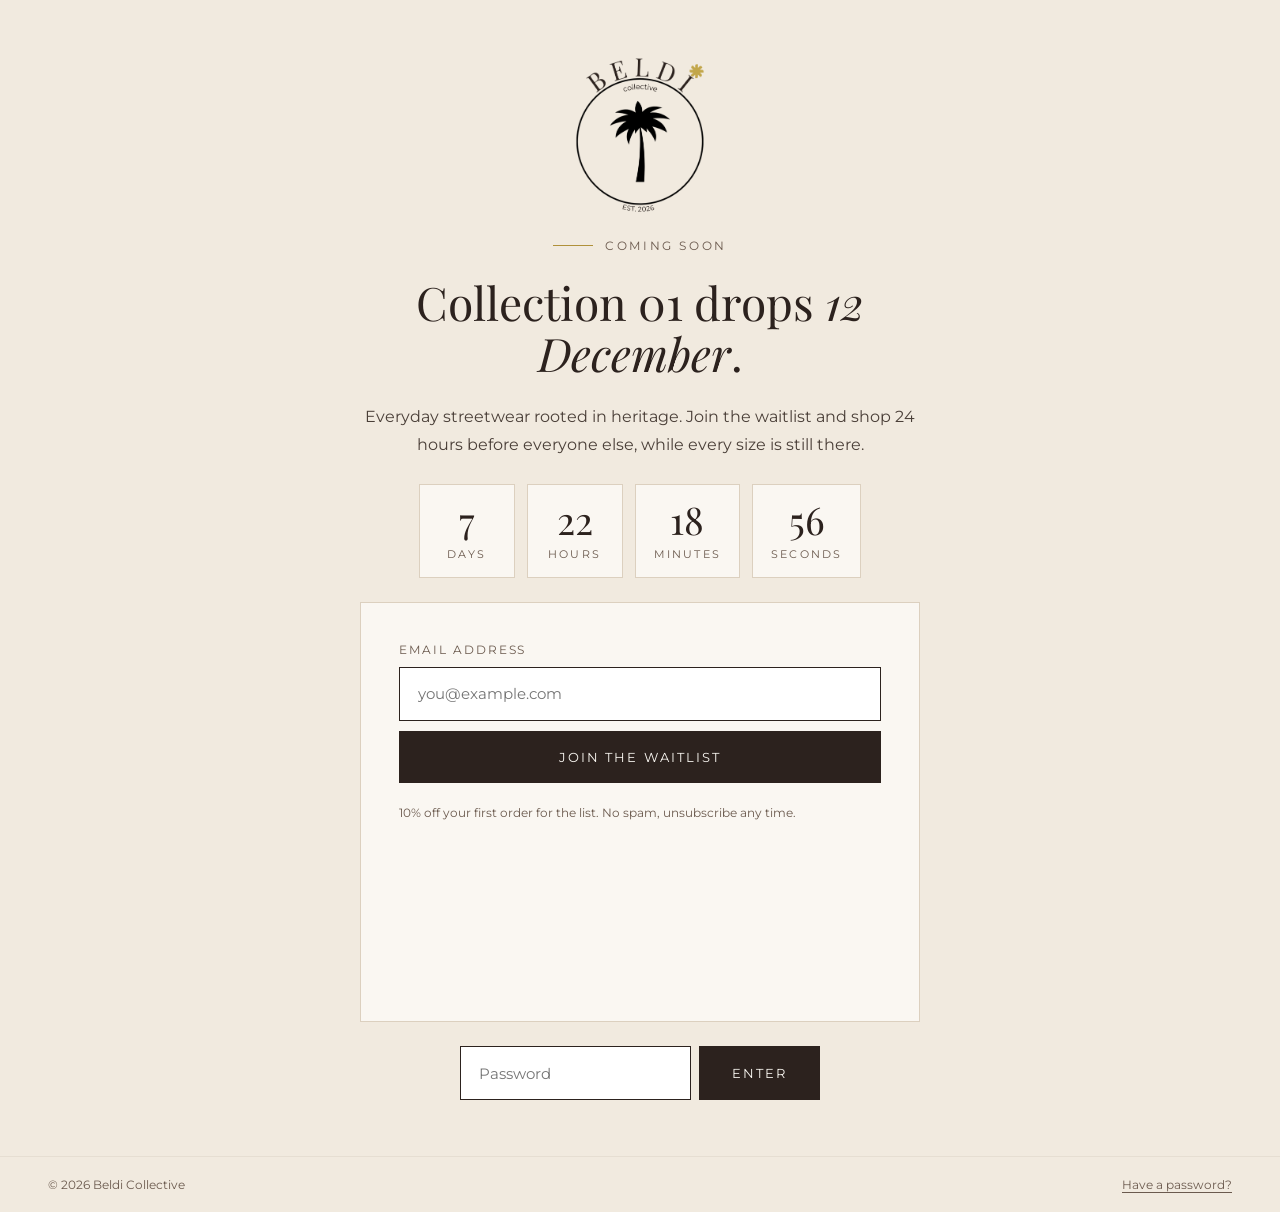
<file: index.html>
<!doctype html>
<html lang="en">
<head>
  <meta charset="utf-8">
  <meta name="viewport" content="width=device-width, initial-scale=1">
  <title>Beldi Collective · Clothing with Moroccan roots</title>
  <meta name="description" content="Beldi Collective makes everyday clothing with Moroccan roots, designed in Belgium. Collection 01 drops soon: join the waitlist for 24-hour early access.">
  <meta property="og:title" content="Beldi Collective · Clothing with Moroccan roots">
  <meta property="og:description" content="Rooted in the land. Cut for the city. Join the waitlist for Collection 01.">
  <meta property="og:image" content="assets/logo.png">
  <link rel="icon" href="assets/palm.png">
  <link rel="preconnect" href="https://fonts.googleapis.com">
  <link rel="preconnect" href="https://fonts.gstatic.com" crossorigin>
  <link href="https://fonts.googleapis.com/css2?family=Playfair+Display:ital,wght@0,400;0,500;1,400&family=Montserrat:wght@400;500;600&display=swap" rel="stylesheet">
  <link rel="stylesheet" href="css/style.css?v=20261115a">
  <script type="application/ld+json">
  {"@context":"https://schema.org","@type":"Organization","name":"Beldi Collective","foundingDate":"2026","description":"Everyday clothing with Moroccan roots, designed in Belgium.","logo":"assets/logo.png"}
  </script>
  <meta name="robots" content="noindex">
  <script src="js/gate.js?v=20261115c"></script>
</head>
<body>
  <a class="sr-only" href="#main">Skip to content</a>
  <div class="announce"><a href="#early">Collection 01 drops <span data-cfg="dropDateText"></span> · Waitlist shops 24h early →</a></div>

  <header class="site-header">
    <div class="wrap header-row">
      <div style="display:flex;align-items:center">
        <button class="icon-btn menu-btn" data-menu aria-label="Menu" aria-expanded="false" aria-controls="main-nav"><svg width="22" height="22" viewBox="0 0 24 24" fill="none" stroke="currentColor" stroke-width="1.5" aria-hidden="true"><path d="M4 7h16M4 12h16M4 17h16"/></svg></button>
        <nav class="main-nav" id="main-nav" aria-label="Main">
          <a href="index.html" aria-current="page">Home</a>
          <a href="shop.html">Shop</a>
          <a href="#look">Build the look</a>
          <a href="#story">Our story</a>
        </nav>
      </div>
      <a class="brand" href="index.html" aria-label="Beldi Collective home"><span class="brand-word">BELDI<span>*</span></span><span class="brand-sub">collective</span></a>
      <div class="header-actions">
        <a class="icon-btn hide-sm" href="shop.html" aria-label="Search the shop"><svg width="20" height="20" viewBox="0 0 24 24" fill="none" stroke="currentColor" stroke-width="1.5" aria-hidden="true"><circle cx="11" cy="11" r="7"/><path d="M20 20l-4-4"/></svg></a>
        <button class="bag-btn" data-open-cart aria-label="Open bag"><svg width="20" height="20" viewBox="0 0 24 24" fill="none" stroke="currentColor" stroke-width="1.5" aria-hidden="true"><path d="M5 8h14l-1 13H6L5 8z"/><path d="M9 8V6a3 3 0 016 0v2"/></svg>Bag (<span data-cart-count>0</span>)</button>
      </div>
    </div>
  </header>

  <main id="main">
    <section class="wrap hero">
      <div class="hero-copy">
        <p class="eyebrow">Collection 01 · Est. 2026</p>
        <h1 class="h1">Rooted in the land.<br><em>Cut for the city.</em></h1>
        <p class="lead" style="max-width:460px">Everyday streetwear rooted in heritage: honest fabrics, structured shapes, and the quiet warmth of home, built for the streets.</p>
        <div class="hero-actions">
          <a class="btn" href="shop.html">Shop Collection 01</a>
          <a class="btn ghost" href="#early">Get early access</a>
        </div>
      </div>
      <div class="hero-media">
        <div class="arch"><img class="cover" src="assets/products/mockups/hoodie-graffiti.jpg" alt="Model wearing the Graffiti BELDI hoodie"></div>
        <div class="hero-badge"><span class="star">*</span><span>Limited first run. Each piece numbered.</span></div>
      </div>
    </section>

    <section id="early" class="band-plaster bordered-top" aria-labelledby="early-title">
      <div class="wrap early">
        <div class="early-copy">
          <p class="eyebrow">Early access</p>
          <h2 class="h2" id="early-title">Collection 01 drops <em data-cfg="dropDateText"></em>.</h2>
          <p class="body" style="max-width:520px">A small, numbered first run. Join the waitlist and you shop 24 hours before everyone else, while every size is still there.</p>
          <div class="countdown" id="countdown" role="timer" aria-label="Time until the drop">
            <div><strong data-cd="d">--</strong><span>Days</span></div>
            <div><strong data-cd="h">--</strong><span>Hours</span></div>
            <div><strong data-cd="m">--</strong><span>Minutes</span></div>
            <div><strong data-cd="s">--</strong><span>Seconds</span></div>
          </div>
        </div>
        <div class="early-card">
          <ul class="perks">
            <li><span class="star" aria-hidden="true">*</span>Shop 24 hours before the public launch</li>
            <li><span class="star" aria-hidden="true">*</span>First pick of the numbered pieces</li>
            <li><span class="star" aria-hidden="true">*</span><span><span data-cfg="firstOrderDiscount"></span>% off your first order</span></li>
          </ul>
          <form class="stack-form" data-waitlist="early-access" novalidate>
            <label class="field-label" for="early-email">Email address</label>
            <input class="input" id="early-email" type="email" autocomplete="email" placeholder="you@example.com" required>
            <button class="btn" type="submit">Join the waitlist</button>
          </form>
          <p class="small-muted">No spam. Unsubscribe any time.</p>
        </div>
      </div>
    </section>

    <section class="band-ink">
      <div class="wrap meaning">
        <span class="ar" lang="ar" dir="rtl">بلدي</span>
        <p>beldi (adj.): of the land, homemade, authentic. The real thing, the way it's done back home.</p>
      </div>
    </section>

    <section class="wrap section" style="padding-bottom:40px" aria-labelledby="cat-title">
      <div class="section-head">
        <h2 class="h2" id="cat-title">Shop by category</h2>
        <a class="link-caps" href="shop.html">View everything</a>
      </div>
      <div class="cat-grid">
        <a class="cat-card" href="shop.html?c=tees"><div class="arch"><img src="assets/products/mockups/tee-palm-sunset.jpg" alt="" loading="lazy"></div><div class="cat-meta"><span>T-shirts</span><span>Shop →</span></div></a>
        <a class="cat-card" href="shop.html?c=hoodies"><div class="arch"><img src="assets/products/mockups/hoodie-graffiti.jpg" alt="" loading="lazy"></div><div class="cat-meta"><span>Hoodies</span><span>Shop →</span></div></a>
        <a class="cat-card" href="shop.html?c=longsleeves"><div class="arch"><img src="assets/products/mockups/longsleeve-butterfly.jpg" alt="" loading="lazy"></div><div class="cat-meta"><span>Long sleeves</span><span>Shop →</span></div></a>
        <a class="cat-card" href="shop.html?c=caps"><div class="arch"><img src="assets/products/mockups/cap-arabic.jpg" alt="" loading="lazy"></div><div class="cat-meta"><span>Caps</span><span>Shop →</span></div></a>
      </div>
    </section>

    <section class="wrap section" style="padding-top:72px" aria-labelledby="feat-title">
      <div class="section-head">
        <div><p class="eyebrow plain">Collection 01</p><h2 class="h2" id="feat-title">The first pieces</h2></div>
        <a class="link-caps" href="shop.html">Shop all</a>
      </div>
      <div class="product-grid" id="featured"><p class="body">Loading…</p></div>
    </section>

    <section id="look" class="bordered-top" aria-labelledby="look-title">
      <div class="wrap section look">
        <div class="look-media">
          <div class="arch"><img class="cover" src="assets/products/mockups/hoodie-roots-culture.jpg" alt="The Roots Culture Heritage hoodie laid flat"></div>
        </div>
        <div class="look-copy">
          <p class="eyebrow">Build the look</p>
          <h2 class="h2" id="look-title">The Oasis look, <em>head to toe.</em></h2>
          <p class="body">Choose your pieces and sizes. Take the complete outfit and save <span data-cfg="lookBundleDiscount"></span>%.</p>
          <div class="look-list" id="look-list"></div>
          <div class="look-total"><span id="look-summary"></span><span><s id="look-was" hidden></s><strong id="look-price"></strong></span></div>
          <button class="btn block" id="look-add" type="button">Add the complete look</button>
        </div>
      </div>
    </section>

    <section id="story" class="band-plaster" aria-labelledby="story-title">
      <div class="wrap section story">
        <div class="story-media"><img src="assets/logo.png" width="667" height="800" alt="Beldi Collective logo: a palm tree in a circle, est. 2026"></div>
        <div class="story-copy">
          <p class="eyebrow plain">Our story</p>
          <h2 class="h2" id="story-title" style="font-size:clamp(34px,3.6vw,52px)">Two homes. <em>One wardrobe.</em></h2>
          <p class="body">Beldi Collective was created with a simple goal: to bring clean, heavyweight streetwear into your daily rotation. Drawing inspiration from North African heritage without falling into loud clichés, the brand translates the meaning of <em>beldi</em> (authentic, traditional, homegrown) into modern, everyday silhouettes.</p>
          <div class="values">
            <div><h3>Small batches</h3><p>Every piece is made to order, so nothing is overproduced.</p></div>
            <div><h3>Made to last</h3><p>Heavyweight fabrics and embroidery that survives the wash.</p></div>
            <div><h3>Two cultures</h3><p>Moroccan roots, Belgian streets, worn everywhere.</p></div>
          </div>
        </div>
      </div>
    </section>

    <section aria-label="Shopping with us" style="border-bottom:1px solid var(--line)">
      <div class="wrap trust">
        <div><span class="star" aria-hidden="true">*</span><div><strong>Free shipping</strong><p>Belgium over <span data-cfg="freeShippingThreshold"></span>.</p></div></div>
        <div><span class="star" aria-hidden="true">*</span><div><strong>Easy returns</strong><p><span data-cfg="returnsDays"></span> days to change your mind. <a href="returns.html">How returns work</a>.</p></div></div>
        <div><span class="star" aria-hidden="true">*</span><div><strong>Pay your way</strong><p>Bancontact, cards, Apple Pay, PayPal.</p></div></div>
        <div><span class="star" aria-hidden="true">*</span><div><strong>Find your fit</strong><p>Exact measurements in cm. <a href="size-guide.html">Size guide</a>.</p></div></div>
      </div>
    </section>

    <section class="wrap section" aria-labelledby="news-title">
      <div class="newsletter">
        <img src="assets/palm.png" alt="" width="44">
        <h2 class="h2" id="news-title">Join the collective</h2>
        <p class="body">24-hour early access to every drop, stories from home, and <span data-cfg="firstOrderDiscount"></span>% off your first order.</p>
        <form class="inline-form" data-waitlist="newsletter" novalidate>
          <label class="sr-only" for="news-email">Email address</label>
          <input class="input" id="news-email" type="email" autocomplete="email" placeholder="Your email address" required>
          <button class="btn" type="submit">Sign up</button>
        </form>
      </div>
    </section>
  </main>

  <footer class="site-footer">
    <div class="wrap footer-top">
      <div class="footer-brand"><img src="assets/logo-cream.png" alt="Beldi Collective"><p>Clothing with Moroccan roots, made for everyday life.</p></div>
      <nav class="footer-col" aria-labelledby="f-shop"><h2 id="f-shop">Shop</h2><a href="shop.html">All products</a><a href="shop.html?c=tees">T-shirts</a><a href="shop.html?c=longsleeves">Long sleeves</a><a href="shop.html?c=hoodies">Hoodies</a><a href="shop.html?c=caps">Caps</a></nav>
      <nav class="footer-col" aria-labelledby="f-help"><h2 id="f-help">Help</h2><a href="shipping.html">Shipping</a><a href="returns.html">Returns</a><a href="size-guide.html">Size guide</a><a href="mailto:hello@example.com">Contact</a></nav>
      <nav class="footer-col" aria-labelledby="f-follow"><h2 id="f-follow">Follow</h2><a href="#">Instagram</a><a href="#">TikTok</a></nav>
    </div>
    <div class="wrap footer-bottom"><span>© <span data-year>2026</span> Beldi Collective</span><span>Bancontact · Visa · Mastercard · PayPal · Apple Pay</span></div>
  </footer>

  <script src="js/config.js?v=20261115a"></script>
  <script src="js/store.js?v=20261115a"></script>
  <script src="js/home.js?v=20261115a"></script>
</body>
</html>
</file>
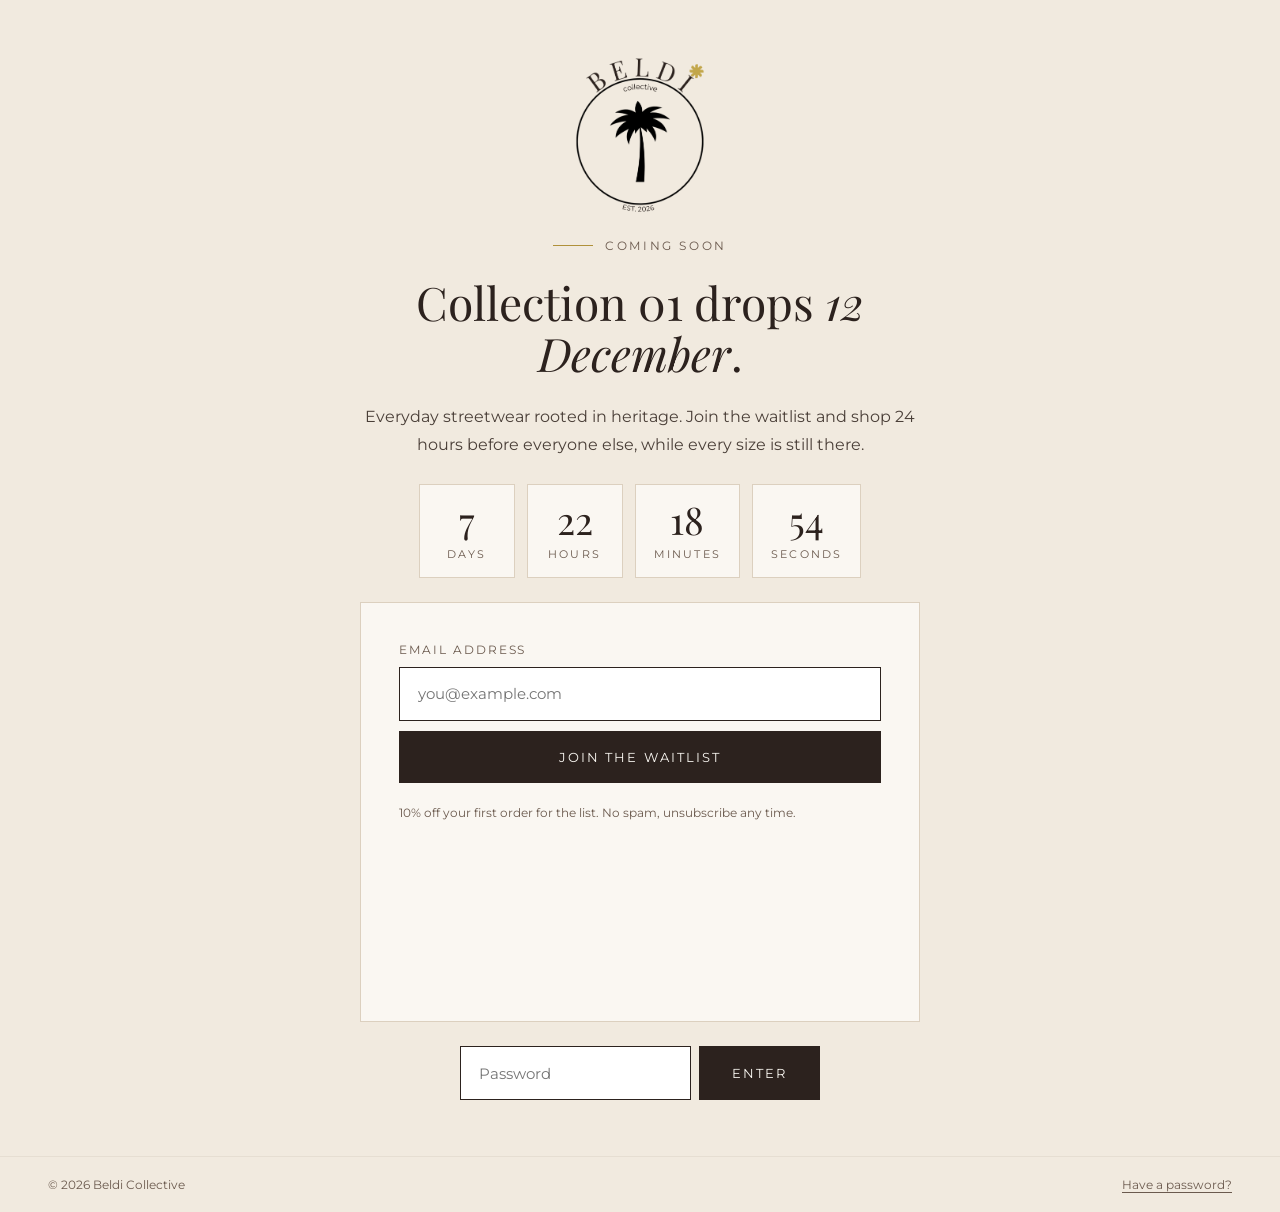
<file: product.html>
<!doctype html>
<html lang="en">
<head>
  <meta charset="utf-8">
  <meta name="viewport" content="width=device-width, initial-scale=1">
  <title>Beldi Collective</title>
  <meta name="description" content="Beldi Collective product.">
  <link rel="icon" href="assets/palm.png">
  <link rel="preconnect" href="https://fonts.googleapis.com">
  <link rel="preconnect" href="https://fonts.gstatic.com" crossorigin>
  <link href="https://fonts.googleapis.com/css2?family=Playfair+Display:ital,wght@0,400;0,500;1,400&family=Montserrat:wght@400;500;600&display=swap" rel="stylesheet">
  <link rel="stylesheet" href="css/style.css?v=20261115a">
  <meta name="robots" content="noindex">
  <script src="js/gate.js?v=20261115c"></script>
</head>
<body>
  <a class="sr-only" href="#main">Skip to content</a>
  <div class="announce"><a href="index.html#early">Collection 01 drops <span data-cfg="dropDateText"></span> · Waitlist shops 24h early →</a></div>

  <header class="site-header">
    <div class="wrap header-row">
      <div style="display:flex;align-items:center">
        <button class="icon-btn menu-btn" data-menu aria-label="Menu" aria-expanded="false" aria-controls="main-nav"><svg width="22" height="22" viewBox="0 0 24 24" fill="none" stroke="currentColor" stroke-width="1.5" aria-hidden="true"><path d="M4 7h16M4 12h16M4 17h16"/></svg></button>
        <nav class="main-nav" id="main-nav" aria-label="Main">
          <a href="index.html">Home</a>
          <a href="shop.html">Shop</a>
          <a href="index.html#look">Build the look</a>
          <a href="index.html#story">Our story</a>
        </nav>
      </div>
      <a class="brand" href="index.html" aria-label="Beldi Collective home"><span class="brand-word">BELDI<span>*</span></span><span class="brand-sub">collective</span></a>
      <div class="header-actions">
        <a class="icon-btn hide-sm" href="shop.html" aria-label="Search the shop"><svg width="20" height="20" viewBox="0 0 24 24" fill="none" stroke="currentColor" stroke-width="1.5" aria-hidden="true"><circle cx="11" cy="11" r="7"/><path d="M20 20l-4-4"/></svg></a>
        <button class="bag-btn" data-open-cart aria-label="Open bag"><svg width="20" height="20" viewBox="0 0 24 24" fill="none" stroke="currentColor" stroke-width="1.5" aria-hidden="true"><path d="M5 8h14l-1 13H6L5 8z"/><path d="M9 8V6a3 3 0 016 0v2"/></svg>Bag (<span data-cart-count>0</span>)</button>
      </div>
    </div>
  </header>

  <main id="main">
    <div class="wrap crumbs"><a href="index.html">Home</a> / <a href="shop.html">Shop</a> / <span id="crumb-name"></span></div>
    <div class="wrap pdp" id="pdp">
      <div class="gallery">
        <div class="thumbs" id="thumbs" role="group" aria-label="Product images"></div>
        <div class="main-img"><img id="main-img" src="assets/palm.png" alt=""></div>
      </div>
      <div class="buy">
        <div style="display:flex;flex-direction:column;gap:12px">
          <p class="eyebrow plain" id="p-tag"></p>
          <h1 class="h1" id="p-name">Loading…</h1>
          <div class="buy-price" id="p-price"></div>
        </div>
        <p class="body" id="p-desc"></p>
        <div id="color-block">
          <div class="opt-head"><span>Colour: <strong id="color-name" style="color:var(--ink)"></strong></span></div>
          <div class="swatches" id="swatches" role="group" aria-label="Colour"></div>
        </div>
        <div id="size-block">
          <div class="opt-head"><span>Size</span><a href="#size-guide" style="font-size:12px;letter-spacing:.1em" id="open-size-guide">Size guide</a></div>
          <div class="pills" id="sizes" role="group" aria-label="Size"></div>
        </div>
        <div class="buy-row">
          <div class="qty"><button type="button" aria-label="Decrease quantity" id="q-minus">−</button><output id="q-val">1</output><button type="button" aria-label="Increase quantity" id="q-plus">+</button></div>
          <button class="btn" type="button" id="add-btn">Add to bag</button>
        </div>
        <div class="ship-note">
          <span><span class="star">*</span> Free shipping in Belgium over <span data-cfg="freeShippingThreshold"></span></span>
          <span><span class="star">*</span> Made to order · produced in 2–5 business days</span>
          <span><span class="star">*</span> <span data-cfg="returnsDays"></span>-day right of withdrawal · <a href="returns.html">returns</a></span>
        </div>
        <div class="acc" id="details">
          <details open><summary>Details</summary><div class="acc-body" id="p-details"></div></details>
          <details id="size-guide"><summary>Size guide</summary><div class="acc-body" id="size-body"><p style="margin-top:0">Loading measurements…</p></div></details>
          <details><summary>Shipping &amp; returns</summary><div class="acc-body">Every piece is printed or embroidered to order. Production takes 2–5 business days, then the carrier needs about 2–6 business days within the EU. Shipping is <span data-cfg="shippingFee"></span>, free over <span data-cfg="freeShippingThreshold"></span>. You can return unworn pieces within <span data-cfg="returnsDays"></span> days; because each piece is made for you, return shipping is paid by the buyer. Misprints and faulty items are replaced for free. <a href="shipping.html">Shipping</a> · <a href="returns.html">Returns</a></div></details>
          <details><summary>Built to last, made to be worn</summary><div class="acc-body">Heavyweight blanks, prints that are cured into the fabric and embroidery that survives the wash. Each piece is made only when you order it, so nothing sits in a warehouse and nothing is overproduced.</div></details>
          <details><summary>Care</summary><div class="acc-body">Wash cold, inside out. Do not tumble dry. Do not iron the embroidery or print.</div></details>
        </div>
      </div>
    </div>
    <section class="bordered-top" aria-labelledby="rel-title">
      <div class="wrap section">
        <div class="section-head"><div><p class="eyebrow plain">Wear it with</p><h2 class="h2" id="rel-title">Complete the look</h2></div><a class="link-caps" href="index.html#look">Build the look</a></div>
        <div class="product-grid" id="related"></div>
      </div>
    </section>
  </main>

  <footer class="site-footer">
    <div class="wrap footer-top">
      <div class="footer-brand"><img src="assets/logo-cream.png" alt="Beldi Collective"><p>Clothing with Moroccan roots, made for everyday life.</p></div>
      <nav class="footer-col" aria-labelledby="f-shop"><h2 id="f-shop">Shop</h2><a href="shop.html">All products</a><a href="shop.html?c=tees">T-shirts</a><a href="shop.html?c=longsleeves">Long sleeves</a><a href="shop.html?c=hoodies">Hoodies</a><a href="shop.html?c=caps">Caps</a></nav>
      <nav class="footer-col" aria-labelledby="f-help"><h2 id="f-help">Help</h2><a href="shipping.html">Shipping</a><a href="returns.html">Returns</a><a href="size-guide.html">Size guide</a><a href="mailto:hello@example.com">Contact</a></nav>
      <nav class="footer-col" aria-labelledby="f-follow"><h2 id="f-follow">Follow</h2><a href="#">Instagram</a><a href="#">TikTok</a></nav>
    </div>
    <div class="wrap footer-bottom"><span>© <span data-year>2026</span> Beldi Collective</span><span>Bancontact · Visa · Mastercard · PayPal · Apple Pay</span></div>
  </footer>

  <script src="js/config.js?v=20261115a"></script>
  <script src="js/store.js?v=20261115a"></script>
  <script src="js/sizecharts.js?v=20261115a"></script>
  <script src="js/product.js?v=20261115a"></script>
</body>
</html>
</file>
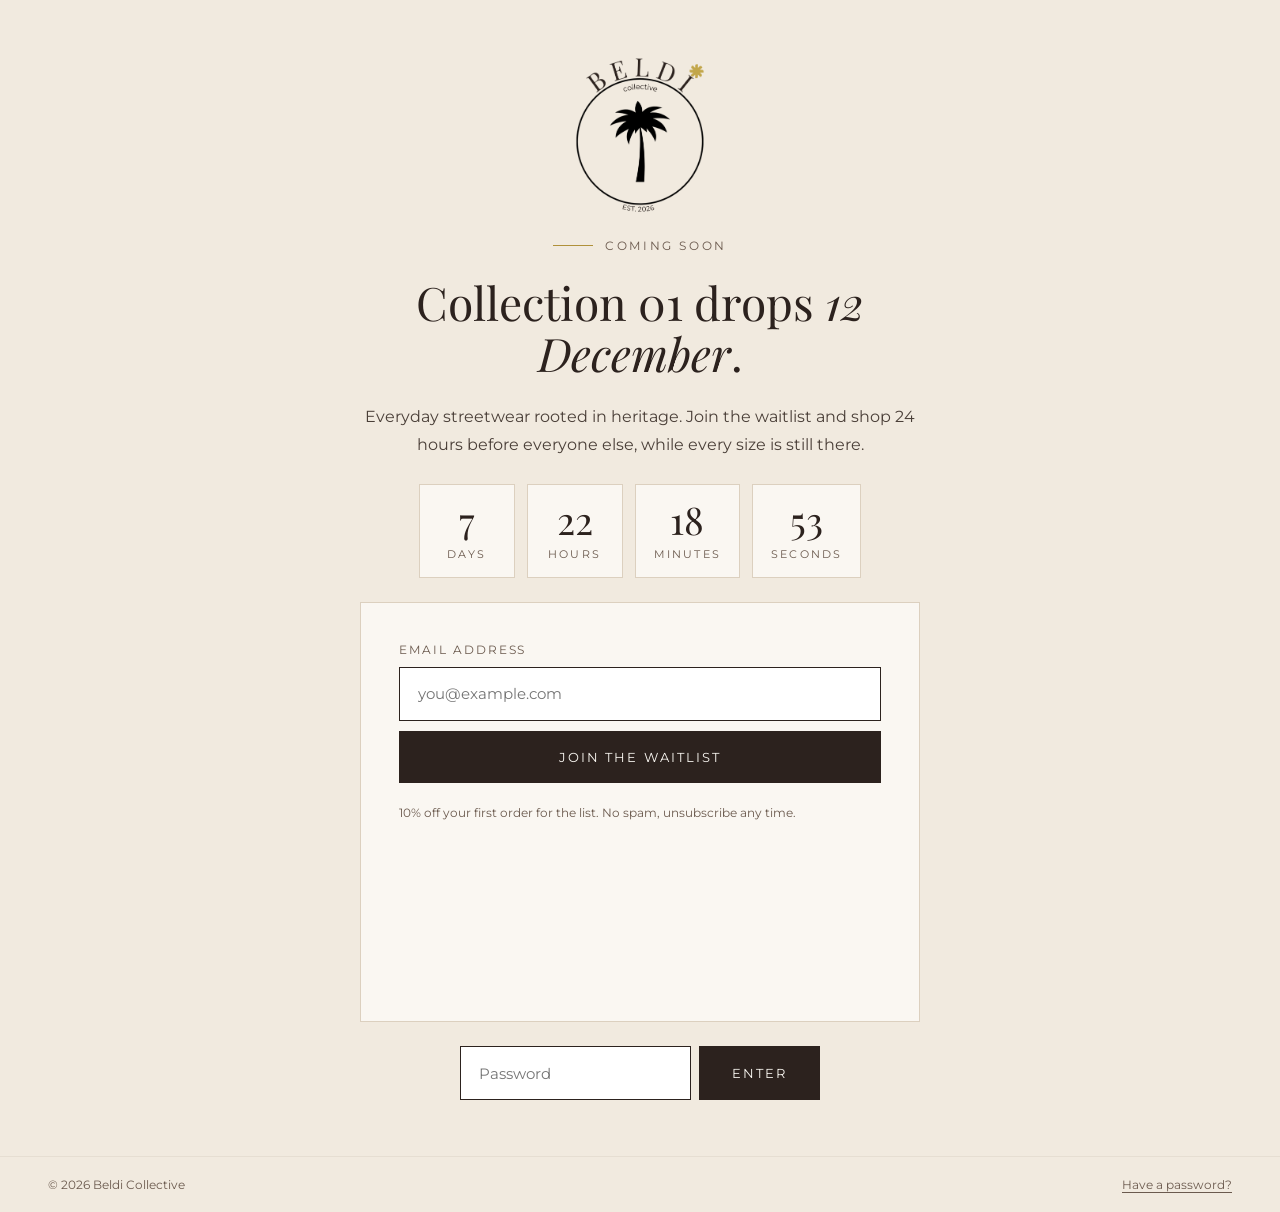
<file: returns.html>
<!doctype html>
<html lang="en">
<head>
  <meta charset="utf-8">
  <meta name="viewport" content="width=device-width, initial-scale=1">
  <title>Returns · Beldi Collective</title>
  <meta name="description" content="Returns at Beldi Collective: 14-day right of withdrawal, how to send a piece back and what we replace for free.">
  <link rel="icon" href="assets/palm.png">
  <link rel="preconnect" href="https://fonts.googleapis.com">
  <link rel="preconnect" href="https://fonts.gstatic.com" crossorigin>
  <link href="https://fonts.googleapis.com/css2?family=Playfair+Display:ital,wght@0,400;0,500;1,400&family=Montserrat:wght@400;500;600&display=swap" rel="stylesheet">
  <link rel="stylesheet" href="css/style.css?v=20261115a">
  <meta name="robots" content="noindex">
  <script src="js/gate.js?v=20261115c"></script>
</head>
<body>
  <a class="sr-only" href="#main">Skip to content</a>
  <div class="announce"><a href="index.html#early">Collection 01 drops <span data-cfg="dropDateText"></span> · Waitlist shops 24h early →</a></div>

  <header class="site-header">
    <div class="wrap header-row">
      <div style="display:flex;align-items:center">
        <button class="icon-btn menu-btn" data-menu aria-label="Menu" aria-expanded="false" aria-controls="main-nav"><svg width="22" height="22" viewBox="0 0 24 24" fill="none" stroke="currentColor" stroke-width="1.5" aria-hidden="true"><path d="M4 7h16M4 12h16M4 17h16"/></svg></button>
        <nav class="main-nav" id="main-nav" aria-label="Main">
          <a href="index.html">Home</a>
          <a href="shop.html">Shop</a>
          <a href="index.html#look">Build the look</a>
          <a href="index.html#story">Our story</a>
        </nav>
      </div>
      <a class="brand" href="index.html" aria-label="Beldi Collective home"><span class="brand-word">BELDI<span>*</span></span><span class="brand-sub">collective</span></a>
      <div class="header-actions">
        <a class="icon-btn hide-sm" href="shop.html" aria-label="Search the shop"><svg width="20" height="20" viewBox="0 0 24 24" fill="none" stroke="currentColor" stroke-width="1.5" aria-hidden="true"><circle cx="11" cy="11" r="7"/><path d="M20 20l-4-4"/></svg></a>
        <button class="bag-btn" data-open-cart aria-label="Open bag"><svg width="20" height="20" viewBox="0 0 24 24" fill="none" stroke="currentColor" stroke-width="1.5" aria-hidden="true"><path d="M5 8h14l-1 13H6L5 8z"/><path d="M9 8V6a3 3 0 016 0v2"/></svg>Bag (<span data-cart-count>0</span>)</button>
      </div>
    </div>
  </header>

  <main id="main">
    <div class="wrap page-head">
      <p class="eyebrow">Help</p>
      <h1 class="h1" style="font-size:clamp(40px,4.6vw,64px)">Returns</h1>
      <p class="lead" style="max-width:560px">You have <span data-cfg="returnsDays"></span> days to change your mind. Here is how it works.</p>
    </div>
    <div class="wrap legal" style="padding-bottom:104px">
      <h2 class="h3">Made to order, so check your size first</h2>
      <p class="body">Because every piece is custom-produced to order, return shipping costs are covered by the buyer, and we recommend checking our exact <a href="size-guide.html">size charts</a> before ordering.</p>
      <h2 class="h3">Your 14-day right of withdrawal</h2>
      <p class="body">You can withdraw from your purchase within <span data-cfg="returnsDays"></span> days after you (or someone you name) receive the order, without giving a reason. Tell us by email at <a href="mailto:hello@example.com">hello@example.com</a> with your order number and the pieces you want to return. You then have another 14 days to send them back.</p>
      <ul class="body">
        <li>Pieces must be unworn, unwashed and in their original condition.</li>
        <li>Return shipping is paid by you. We recommend a tracked service; we can't refund parcels that get lost on the way to us.</li>
        <li>We refund the price of the returned pieces and the original standard shipping cost within 14 days after we receive your withdrawal, once the pieces are back with us (or you show proof of sending), using the same payment method you used.</li>
      </ul>
      <h2 class="h3">Misprints, damage or the wrong item</h2>
      <p class="body">If a piece arrives with a print or embroidery error, a defect, damage, or isn't what you ordered, email us a photo within 30 days of delivery. We replace it or refund it at no cost to you, return shipping included. Your legal guarantee of conformity (two years in the EU) always applies.</p>
      <h2 class="h3">Exchanges</h2>
      <p class="body">Every piece is made for one order, so we don't do direct swaps. Return the piece under the right of withdrawal and place a new order in the size you need.</p>
      <p class="small-muted" style="margin-top:40px">Demo policy, not legal advice. Have it checked before you start selling.</p>
    </div>
  </main>

  <footer class="site-footer">
    <div class="wrap footer-top">
      <div class="footer-brand"><img src="assets/logo-cream.png" alt="Beldi Collective"><p>Clothing with Moroccan roots, made for everyday life.</p></div>
      <nav class="footer-col" aria-labelledby="f-shop"><h2 id="f-shop">Shop</h2><a href="shop.html">All products</a><a href="shop.html?c=tees">T-shirts</a><a href="shop.html?c=longsleeves">Long sleeves</a><a href="shop.html?c=hoodies">Hoodies</a><a href="shop.html?c=caps">Caps</a></nav>
      <nav class="footer-col" aria-labelledby="f-help"><h2 id="f-help">Help</h2><a href="shipping.html">Shipping</a><a href="returns.html">Returns</a><a href="size-guide.html">Size guide</a><a href="mailto:hello@example.com">Contact</a></nav>
      <nav class="footer-col" aria-labelledby="f-follow"><h2 id="f-follow">Follow</h2><a href="#">Instagram</a><a href="#">TikTok</a></nav>
    </div>
    <div class="wrap footer-bottom"><span>© <span data-year>2026</span> Beldi Collective</span><span>Bancontact · Visa · Mastercard · PayPal · Apple Pay</span></div>
  </footer>

  <script src="js/config.js?v=20261115a"></script>
  <script src="js/store.js?v=20261115a"></script>
</body>
</html>
</file>
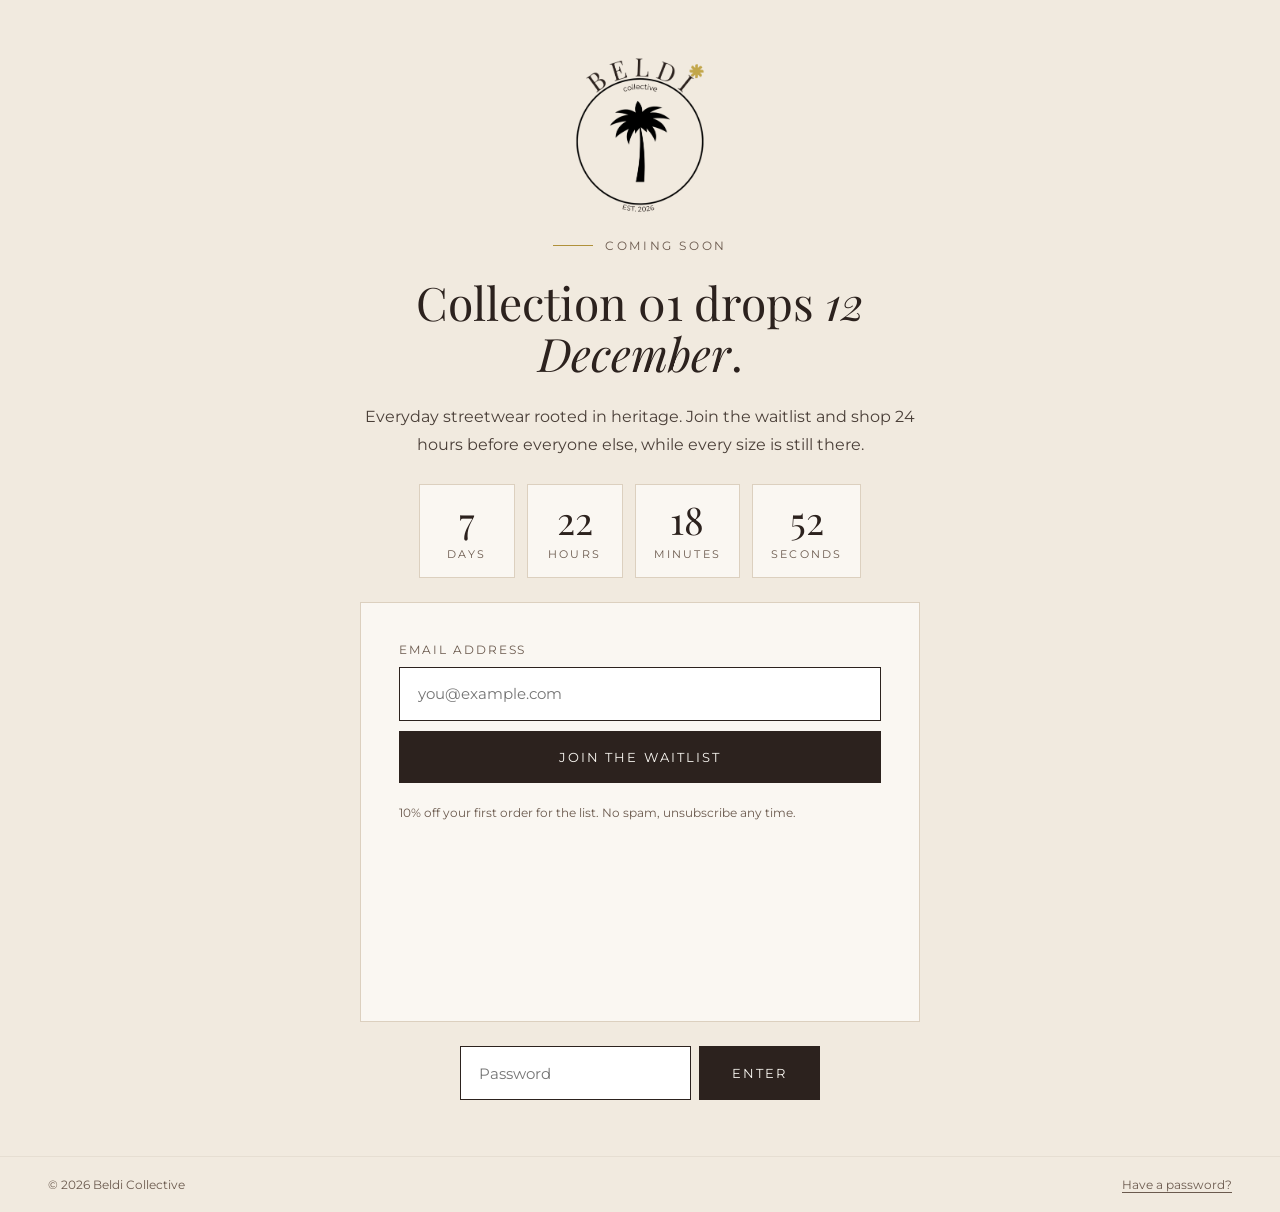
<file: shipping.html>
<!doctype html>
<html lang="en">
<head>
  <meta charset="utf-8">
  <meta name="viewport" content="width=device-width, initial-scale=1">
  <title>Shipping · Beldi Collective</title>
  <meta name="description" content="Shipping at Beldi Collective: made to order in 2–5 business days, then carrier delivery across Europe.">
  <link rel="icon" href="assets/palm.png">
  <link rel="preconnect" href="https://fonts.googleapis.com">
  <link rel="preconnect" href="https://fonts.gstatic.com" crossorigin>
  <link href="https://fonts.googleapis.com/css2?family=Playfair+Display:ital,wght@0,400;0,500;1,400&family=Montserrat:wght@400;500;600&display=swap" rel="stylesheet">
  <link rel="stylesheet" href="css/style.css?v=20261115a">
  <meta name="robots" content="noindex">
  <script src="js/gate.js?v=20261115c"></script>
</head>
<body>
  <a class="sr-only" href="#main">Skip to content</a>
  <div class="announce"><a href="index.html#early">Collection 01 drops <span data-cfg="dropDateText"></span> · Waitlist shops 24h early →</a></div>

  <header class="site-header">
    <div class="wrap header-row">
      <div style="display:flex;align-items:center">
        <button class="icon-btn menu-btn" data-menu aria-label="Menu" aria-expanded="false" aria-controls="main-nav"><svg width="22" height="22" viewBox="0 0 24 24" fill="none" stroke="currentColor" stroke-width="1.5" aria-hidden="true"><path d="M4 7h16M4 12h16M4 17h16"/></svg></button>
        <nav class="main-nav" id="main-nav" aria-label="Main">
          <a href="index.html">Home</a>
          <a href="shop.html">Shop</a>
          <a href="index.html#look">Build the look</a>
          <a href="index.html#story">Our story</a>
        </nav>
      </div>
      <a class="brand" href="index.html" aria-label="Beldi Collective home"><span class="brand-word">BELDI<span>*</span></span><span class="brand-sub">collective</span></a>
      <div class="header-actions">
        <a class="icon-btn hide-sm" href="shop.html" aria-label="Search the shop"><svg width="20" height="20" viewBox="0 0 24 24" fill="none" stroke="currentColor" stroke-width="1.5" aria-hidden="true"><circle cx="11" cy="11" r="7"/><path d="M20 20l-4-4"/></svg></a>
        <button class="bag-btn" data-open-cart aria-label="Open bag"><svg width="20" height="20" viewBox="0 0 24 24" fill="none" stroke="currentColor" stroke-width="1.5" aria-hidden="true"><path d="M5 8h14l-1 13H6L5 8z"/><path d="M9 8V6a3 3 0 016 0v2"/></svg>Bag (<span data-cart-count>0</span>)</button>
      </div>
    </div>
  </header>

  <main id="main">
    <div class="wrap page-head">
      <p class="eyebrow">Help</p>
      <h1 class="h1" style="font-size:clamp(40px,4.6vw,64px)">Shipping</h1>
      <p class="lead" style="max-width:560px">Every piece is made when you order it. Delivery time is production plus transit.</p>
    </div>
    <div class="wrap legal" style="padding-bottom:104px">
      <h2 class="h3">1. Production: 2–5 business days</h2>
      <p class="body">Your piece is printed or embroidered to order at our production partner's European facilities. This usually takes 2–5 business days (Monday to Friday, excluding holidays). Busy periods such as a drop or the weeks before Christmas can add a few days.</p>
      <h2 class="h3">2. Transit: depends on where you live</h2>
      <div style="overflow-x:auto"><table class="size-table" style="margin-bottom:12px">
        <thead><tr><th scope="col">Destination</th><th scope="col">Carrier transit</th><th scope="col">Total, order to door</th></tr></thead>
        <tbody>
          <tr><th scope="row">Belgium, Netherlands, Luxembourg</th><td>2–4 business days</td><td>4–9 business days</td></tr>
          <tr><th scope="row">France, Germany</th><td>3–5 business days</td><td>5–10 business days</td></tr>
          <tr><th scope="row">Rest of the EU</th><td>3–7 business days</td><td>5–12 business days</td></tr>
          <tr><th scope="row">United Kingdom, Switzerland, Norway</th><td>4–8 business days</td><td>6–13 business days</td></tr>
        </tbody>
      </table></div>
      <p class="body">Transit times are carrier estimates and not guaranteed. You get a tracking link by email as soon as your order leaves production. If you order several pieces, they may arrive in separate parcels.</p>
      <h2 class="h3">Shipping costs</h2>
      <p class="body">Standard shipping is <span data-cfg="shippingFee"></span> per order. Orders over <span data-cfg="freeShippingThreshold"></span> ship free. For the UK, Switzerland and Norway, import duties and taxes may be charged by your country on delivery.</p>
      <h2 class="h3">Something wrong?</h2>
      <p class="body">Parcel late, lost or damaged? Email <a href="mailto:hello@example.com">hello@example.com</a> with your order number. See <a href="returns.html">Returns</a> for misprints and faulty items.</p>
      <p class="small-muted" style="margin-top:40px">Demo page: final times and costs depend on your Printful settings.</p>
    </div>
  </main>

  <footer class="site-footer">
    <div class="wrap footer-top">
      <div class="footer-brand"><img src="assets/logo-cream.png" alt="Beldi Collective"><p>Clothing with Moroccan roots, made for everyday life.</p></div>
      <nav class="footer-col" aria-labelledby="f-shop"><h2 id="f-shop">Shop</h2><a href="shop.html">All products</a><a href="shop.html?c=tees">T-shirts</a><a href="shop.html?c=longsleeves">Long sleeves</a><a href="shop.html?c=hoodies">Hoodies</a><a href="shop.html?c=caps">Caps</a></nav>
      <nav class="footer-col" aria-labelledby="f-help"><h2 id="f-help">Help</h2><a href="shipping.html">Shipping</a><a href="returns.html">Returns</a><a href="size-guide.html">Size guide</a><a href="mailto:hello@example.com">Contact</a></nav>
      <nav class="footer-col" aria-labelledby="f-follow"><h2 id="f-follow">Follow</h2><a href="#">Instagram</a><a href="#">TikTok</a></nav>
    </div>
    <div class="wrap footer-bottom"><span>© <span data-year>2026</span> Beldi Collective</span><span>Bancontact · Visa · Mastercard · PayPal · Apple Pay</span></div>
  </footer>

  <script src="js/config.js?v=20261115a"></script>
  <script src="js/store.js?v=20261115a"></script>
</body>
</html>
</file>
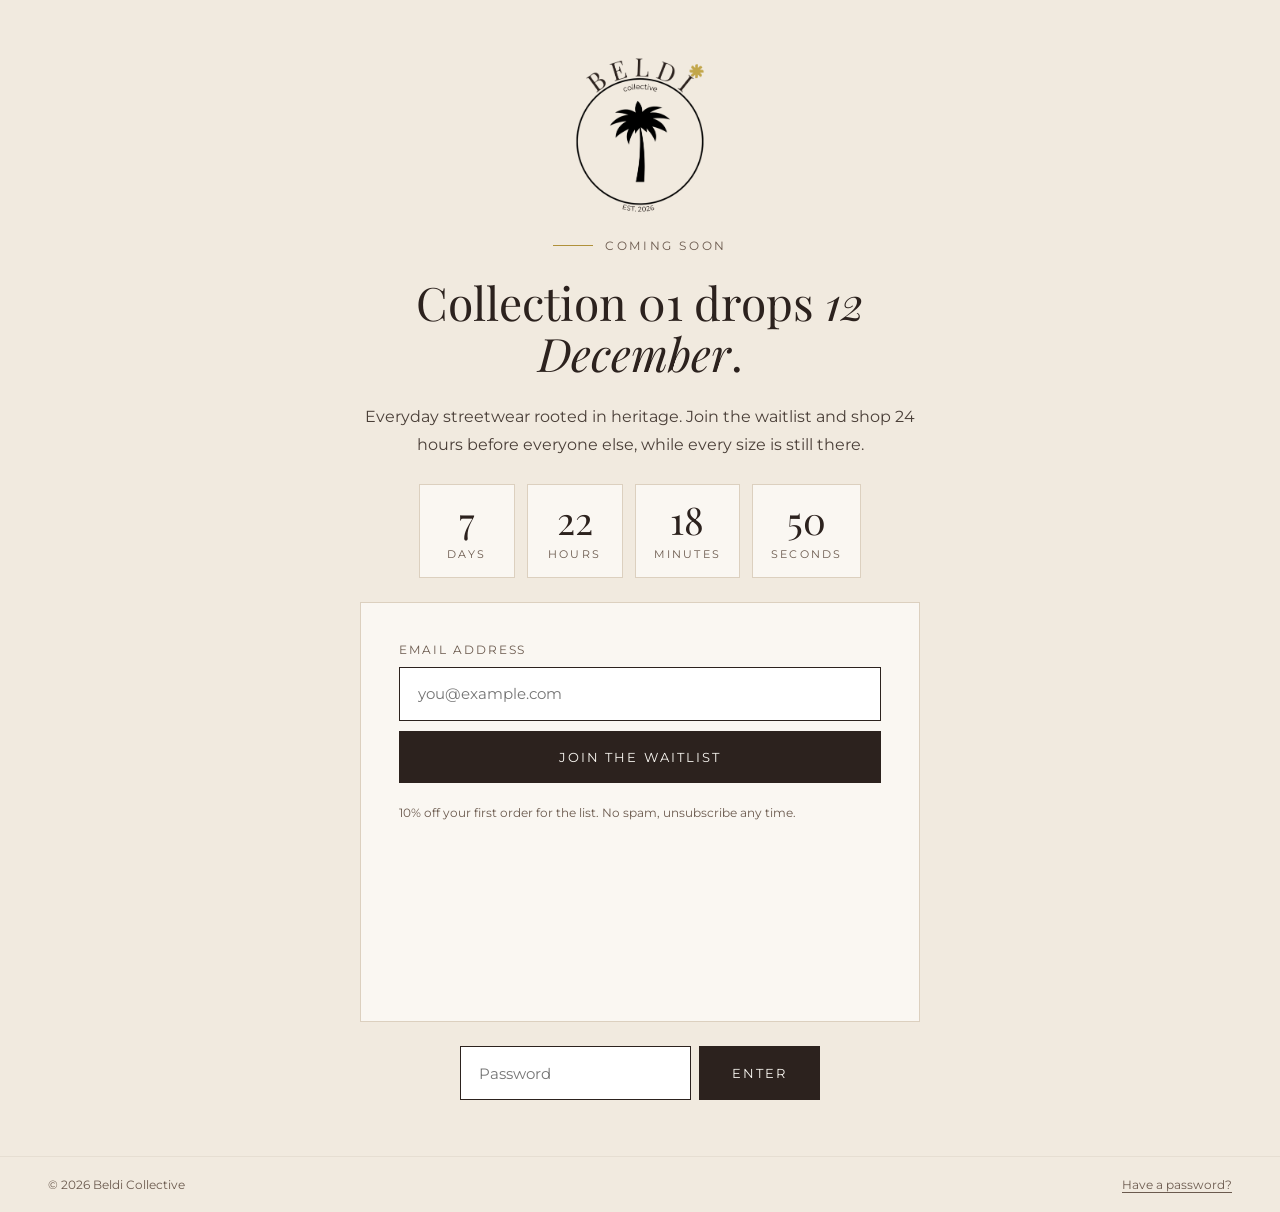
<file: shop.html>
<!doctype html>
<html lang="en">
<head>
  <meta charset="utf-8">
  <meta name="viewport" content="width=device-width, initial-scale=1">
  <title>Shop all · Beldi Collective</title>
  <meta name="description" content="Shop Beldi Collective: tees, sweats, joggers and accessories with Moroccan roots.">
  <link rel="icon" href="assets/palm.png">
  <link rel="preconnect" href="https://fonts.googleapis.com">
  <link rel="preconnect" href="https://fonts.gstatic.com" crossorigin>
  <link href="https://fonts.googleapis.com/css2?family=Playfair+Display:ital,wght@0,400;0,500;1,400&family=Montserrat:wght@400;500;600&display=swap" rel="stylesheet">
  <link rel="stylesheet" href="css/style.css?v=20261115a">
  <meta name="robots" content="noindex">
  <script src="js/gate.js?v=20261115c"></script>
</head>
<body>
  <a class="sr-only" href="#main">Skip to content</a>
  <div class="announce"><a href="index.html#early">Collection 01 drops <span data-cfg="dropDateText"></span> · Waitlist shops 24h early →</a></div>

  <header class="site-header">
    <div class="wrap header-row">
      <div style="display:flex;align-items:center">
        <button class="icon-btn menu-btn" data-menu aria-label="Menu" aria-expanded="false" aria-controls="main-nav"><svg width="22" height="22" viewBox="0 0 24 24" fill="none" stroke="currentColor" stroke-width="1.5" aria-hidden="true"><path d="M4 7h16M4 12h16M4 17h16"/></svg></button>
        <nav class="main-nav" id="main-nav" aria-label="Main">
          <a href="index.html">Home</a>
          <a href="shop.html" aria-current="page">Shop</a>
          <a href="index.html#look">Build the look</a>
          <a href="index.html#story">Our story</a>
        </nav>
      </div>
      <a class="brand" href="index.html" aria-label="Beldi Collective home"><span class="brand-word">BELDI<span>*</span></span><span class="brand-sub">collective</span></a>
      <div class="header-actions">
        <a class="icon-btn hide-sm" href="shop.html" aria-label="Search the shop"><svg width="20" height="20" viewBox="0 0 24 24" fill="none" stroke="currentColor" stroke-width="1.5" aria-hidden="true"><circle cx="11" cy="11" r="7"/><path d="M20 20l-4-4"/></svg></a>
        <button class="bag-btn" data-open-cart aria-label="Open bag"><svg width="20" height="20" viewBox="0 0 24 24" fill="none" stroke="currentColor" stroke-width="1.5" aria-hidden="true"><path d="M5 8h14l-1 13H6L5 8z"/><path d="M9 8V6a3 3 0 016 0v2"/></svg>Bag (<span data-cart-count>0</span>)</button>
      </div>
    </div>
  </header>

  <main id="main">
    <div class="wrap page-head">
      <p class="eyebrow">Collection 01</p>
      <h1 class="h1" id="shop-title" style="font-size:clamp(40px,4.6vw,64px)">Shop all</h1>
      <p class="lead" style="max-width:560px">Heavyweight essentials with Moroccan roots. Made to order in small batches.</p>
    </div>
    <div class="wrap">
      <div class="toolbar">
        <div class="chips" role="group" aria-label="Filter by category" id="chips">
          <button class="chip" type="button" data-cat="all" aria-pressed="true">All</button>
          <button class="chip" type="button" data-cat="tees" aria-pressed="false">T-shirts</button>
          <button class="chip" type="button" data-cat="longsleeves" aria-pressed="false">Long sleeves</button>
          <button class="chip" type="button" data-cat="hoodies" aria-pressed="false">Hoodies</button>
          <button class="chip" type="button" data-cat="caps" aria-pressed="false">Caps</button>
        </div>
        <div style="display:flex;gap:12px;align-items:center;flex-wrap:wrap">
          <label class="sr-only" for="search">Search products</label>
          <input class="select" id="search" type="search" placeholder="Search" style="width:180px">
          <label class="sr-only" for="sort">Sort</label>
          <select class="select" id="sort"><option value="featured">Featured</option><option value="low">Price: low to high</option><option value="high">Price: high to low</option><option value="az">Name A–Z</option></select>
        </div>
      </div>
      <p class="small-muted" id="result-count" aria-live="polite" style="margin-bottom:24px"></p>
      <div class="product-grid" id="grid" style="padding-bottom:104px"><p class="body">Loading…</p></div>
    </div>
  </main>

  <footer class="site-footer">
    <div class="wrap footer-top">
      <div class="footer-brand"><img src="assets/logo-cream.png" alt="Beldi Collective"><p>Clothing with Moroccan roots, made for everyday life.</p></div>
      <nav class="footer-col" aria-labelledby="f-shop"><h2 id="f-shop">Shop</h2><a href="shop.html">All products</a><a href="shop.html?c=tees">T-shirts</a><a href="shop.html?c=longsleeves">Long sleeves</a><a href="shop.html?c=hoodies">Hoodies</a><a href="shop.html?c=caps">Caps</a></nav>
      <nav class="footer-col" aria-labelledby="f-help"><h2 id="f-help">Help</h2><a href="shipping.html">Shipping</a><a href="returns.html">Returns</a><a href="size-guide.html">Size guide</a><a href="mailto:hello@example.com">Contact</a></nav>
      <nav class="footer-col" aria-labelledby="f-follow"><h2 id="f-follow">Follow</h2><a href="#">Instagram</a><a href="#">TikTok</a></nav>
    </div>
    <div class="wrap footer-bottom"><span>© <span data-year>2026</span> Beldi Collective</span><span>Bancontact · Visa · Mastercard · PayPal · Apple Pay</span></div>
  </footer>

  <script src="js/config.js?v=20261115a"></script>
  <script src="js/store.js?v=20261115a"></script>
  <script src="js/shop.js?v=20261115a"></script>
</body>
</html>
</file>
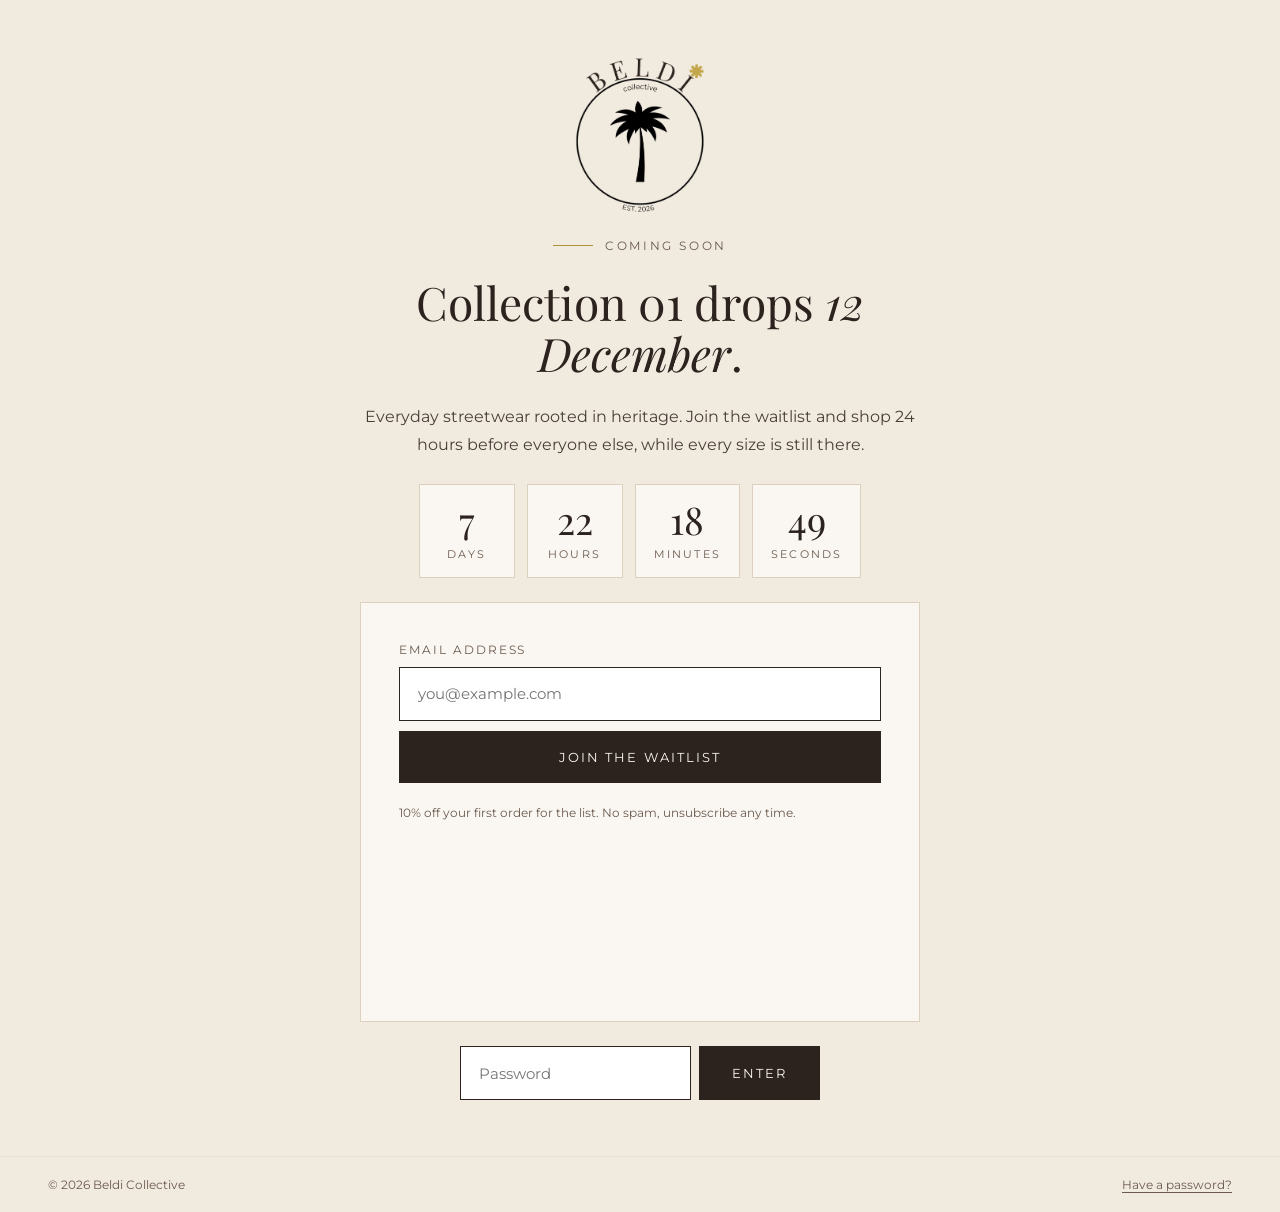
<file: size-guide.html>
<!doctype html>
<html lang="en">
<head>
  <meta charset="utf-8">
  <meta name="viewport" content="width=device-width, initial-scale=1">
  <title>Size guide · Beldi Collective</title>
  <meta name="description" content="Beldi Collective size guide: exact garment measurements in cm for tees, long sleeves, hoodies and caps.">
  <link rel="icon" href="assets/palm.png">
  <link rel="preconnect" href="https://fonts.googleapis.com">
  <link rel="preconnect" href="https://fonts.gstatic.com" crossorigin>
  <link href="https://fonts.googleapis.com/css2?family=Playfair+Display:ital,wght@0,400;0,500;1,400&family=Montserrat:wght@400;500;600&display=swap" rel="stylesheet">
  <link rel="stylesheet" href="css/style.css?v=20261115a">
  <meta name="robots" content="noindex">
  <script src="js/gate.js?v=20261115c"></script>
</head>
<body>
  <a class="sr-only" href="#main">Skip to content</a>
  <div class="announce"><a href="index.html#early">Collection 01 drops <span data-cfg="dropDateText"></span> · Waitlist shops 24h early →</a></div>

  <header class="site-header">
    <div class="wrap header-row">
      <div style="display:flex;align-items:center">
        <button class="icon-btn menu-btn" data-menu aria-label="Menu" aria-expanded="false" aria-controls="main-nav"><svg width="22" height="22" viewBox="0 0 24 24" fill="none" stroke="currentColor" stroke-width="1.5" aria-hidden="true"><path d="M4 7h16M4 12h16M4 17h16"/></svg></button>
        <nav class="main-nav" id="main-nav" aria-label="Main">
          <a href="index.html">Home</a>
          <a href="shop.html">Shop</a>
          <a href="index.html#look">Build the look</a>
          <a href="index.html#story">Our story</a>
        </nav>
      </div>
      <a class="brand" href="index.html" aria-label="Beldi Collective home"><span class="brand-word">BELDI<span>*</span></span><span class="brand-sub">collective</span></a>
      <div class="header-actions">
        <a class="icon-btn hide-sm" href="shop.html" aria-label="Search the shop"><svg width="20" height="20" viewBox="0 0 24 24" fill="none" stroke="currentColor" stroke-width="1.5" aria-hidden="true"><circle cx="11" cy="11" r="7"/><path d="M20 20l-4-4"/></svg></a>
        <button class="bag-btn" data-open-cart aria-label="Open bag"><svg width="20" height="20" viewBox="0 0 24 24" fill="none" stroke="currentColor" stroke-width="1.5" aria-hidden="true"><path d="M5 8h14l-1 13H6L5 8z"/><path d="M9 8V6a3 3 0 016 0v2"/></svg>Bag (<span data-cart-count>0</span>)</button>
      </div>
    </div>
  </header>

  <main id="main">
    <div class="wrap page-head">
      <p class="eyebrow">Help</p>
      <h1 class="h1" style="font-size:clamp(40px,4.6vw,64px)">Size guide</h1>
      <p class="lead" style="max-width:560px">Exact garment measurements in cm, laid flat. Pieces are made to order, so check before you buy.</p>
    </div>
    <div class="wrap legal" style="padding-bottom:104px" id="charts"></div>
  </main>

  <footer class="site-footer">
    <div class="wrap footer-top">
      <div class="footer-brand"><img src="assets/logo-cream.png" alt="Beldi Collective"><p>Clothing with Moroccan roots, made for everyday life.</p></div>
      <nav class="footer-col" aria-labelledby="f-shop"><h2 id="f-shop">Shop</h2><a href="shop.html">All products</a><a href="shop.html?c=tees">T-shirts</a><a href="shop.html?c=longsleeves">Long sleeves</a><a href="shop.html?c=hoodies">Hoodies</a><a href="shop.html?c=caps">Caps</a></nav>
      <nav class="footer-col" aria-labelledby="f-help"><h2 id="f-help">Help</h2><a href="shipping.html">Shipping</a><a href="returns.html">Returns</a><a href="size-guide.html">Size guide</a><a href="mailto:hello@example.com">Contact</a></nav>
      <nav class="footer-col" aria-labelledby="f-follow"><h2 id="f-follow">Follow</h2><a href="#">Instagram</a><a href="#">TikTok</a></nav>
    </div>
    <div class="wrap footer-bottom"><span>© <span data-year>2026</span> Beldi Collective</span><span>Bancontact · Visa · Mastercard · PayPal · Apple Pay</span></div>
  </footer>

  <script src="js/config.js?v=20261115a"></script>
  <script src="js/store.js?v=20261115a"></script>
  <script src="js/sizecharts.js?v=20261115a"></script>
  <script>(function(){var T={tees:"T-shirts",longsleeves:"Long sleeves",hoodies:"Hoodies",caps:"Caps"},el=document.getElementById("charts");el.innerHTML=Object.keys(T).map(function(k){return '<section style="margin-bottom:48px" id="'+k+'"><h2 class="h3">'+T[k]+'</h2><div class="body">'+window.BELDI_SIZE_TABLE(k)+'</div></section>';}).join("");})();</script>
</body>
</html>
</file>
<file: css/style.css>
/* Beldi Collective · Oasis theme */
:root {
  --ivory: #FAF7F2;
  --plaster: #F1EADF;
  --sand: #E9DFCF;
  --line: #E6DED2;
  --line-strong: #DCD0BF;
  --ink: #2C221E;
  --ink-soft: #4A3F38;
  --muted: #6B5A4E;
  --gold: #B0913A;
  --gold-light: #C9A85A;
  --serif: 'Playfair Display', Georgia, serif;
  --sans: 'Montserrat', system-ui, sans-serif;
  --wrap: 1320px;
}
*, *::before, *::after { box-sizing: border-box; }
html { scroll-behavior: smooth; }
/* Leave room for the sticky header when jumping to #look, #story, #early */
section[id], [id="details"], [id="size-guide"] { scroll-margin-top: 96px; }
body { margin: 0; background: var(--ivory); color: var(--ink); font-family: var(--sans); -webkit-font-smoothing: antialiased; }
img { max-width: 100%; display: block; }
a { color: var(--ink); }
a:hover { color: var(--muted); }
button, input, select { font-family: inherit; color: inherit; }
button { cursor: pointer; }
:focus-visible { outline: 2px solid var(--gold); outline-offset: 2px; }
.sr-only { position: absolute; width: 1px; height: 1px; overflow: hidden; clip: rect(0 0 0 0); white-space: nowrap; }
.wrap { max-width: var(--wrap); margin: 0 auto; padding-left: 32px; padding-right: 32px; }
@media (max-width: 640px) { .wrap { padding-left: 20px; padding-right: 20px; } }

/* Type */
.eyebrow { display: flex; align-items: center; gap: 12px; font-size: 12px; letter-spacing: .22em; text-transform: uppercase; color: var(--muted); margin: 0; }
.eyebrow::before { content: ''; width: 40px; height: 1px; background: var(--gold); }
.eyebrow.plain::before { display: none; }
.h1, .h2, .h3 { font-family: var(--serif); font-weight: 400; margin: 0; }
.h1 { font-size: clamp(44px, 5.4vw, 80px); line-height: 1.04; letter-spacing: -.01em; }
.h2 { font-size: clamp(34px, 3.6vw, 48px); line-height: 1.1; }
.h3 { font-size: 21px; }
.lead { font-size: 17px; line-height: 1.7; color: var(--ink-soft); margin: 0; }
.body { font-size: 16px; line-height: 1.8; color: var(--ink-soft); margin: 0; }
.star { font-family: var(--serif); color: var(--gold); line-height: 1; }
.link-caps { font-size: 13px; letter-spacing: .14em; text-transform: uppercase; }

/* Buttons */
.btn { display: inline-flex; align-items: center; justify-content: center; gap: 10px; min-height: 52px; padding: 0 32px; font-size: 13px; letter-spacing: .16em; text-transform: uppercase; text-decoration: none; border: 1px solid var(--ink); background: var(--ink); color: var(--ivory); transition: background .2s, color .2s; }
.btn:hover { background: #45372F; color: var(--ivory); }
.btn.ghost { background: transparent; color: var(--ink); }
.btn.ghost:hover { background: var(--ink); color: var(--ivory); }
.btn.block { width: 100%; }
.btn[disabled] { opacity: .5; cursor: not-allowed; }
.btn.done { background: transparent; color: var(--ink); }
.icon-btn { background: none; border: 0; width: 44px; height: 44px; display: grid; place-items: center; color: var(--ink); }

/* Announcement + header */
.announce { background: var(--ink); color: #F5EEE2; font-size: 12px; letter-spacing: .14em; text-transform: uppercase; text-align: center; padding: 10px 16px; }
.announce a { color: #F5EEE2; text-decoration: none; }
.site-header { position: sticky; top: 0; z-index: 30; background: rgba(250,247,242,.96); backdrop-filter: blur(6px); border-bottom: 1px solid var(--line); }
.header-row { display: grid; grid-template-columns: 1fr auto 1fr; align-items: center; gap: 16px; padding-top: 14px; padding-bottom: 14px; }
.main-nav { display: flex; gap: 28px; font-size: 13px; letter-spacing: .08em; text-transform: uppercase; }
.main-nav a { text-decoration: none; padding: 12px 0; white-space: nowrap; }
.main-nav a[aria-current="page"] { border-bottom: 1px solid var(--ink); }
.brand { text-decoration: none; display: flex; flex-direction: column; align-items: center; }
.brand-word { font-family: var(--serif); font-size: 30px; letter-spacing: .32em; padding-left: .32em; line-height: 1; }
.brand-word span { color: var(--gold); }
.brand-sub { font-size: 11px; letter-spacing: .3em; margin-top: 4px; }
.header-actions { display: flex; justify-content: flex-end; align-items: center; gap: 4px; }
.bag-btn { background: none; border: 0; height: 44px; padding: 0 8px; display: flex; align-items: center; gap: 8px; font-size: 13px; letter-spacing: .08em; text-transform: uppercase; }
.menu-btn { display: none; }
@media (max-width: 1100px) {
  .header-row { grid-template-columns: auto 1fr auto; }
  .brand { align-items: flex-start; }
  .brand-word { font-size: 24px; padding-left: 0; }
  .menu-btn { display: grid; }
  .main-nav { display: none; position: absolute; left: 0; right: 0; top: 100%; background: var(--ivory); flex-direction: column; gap: 0; padding: 8px 20px 20px; border-bottom: 1px solid var(--line); }
  .main-nav.open { display: flex; }
  .main-nav a { padding: 14px 0; border-bottom: 1px solid var(--line); }
  .header-actions .hide-sm { display: none; }
}

/* Hero */
.hero { display: flex; flex-wrap: wrap; gap: 64px; align-items: center; padding-top: 72px; padding-bottom: 96px; }
.hero-copy { flex: 1 1 440px; display: flex; flex-direction: column; gap: 28px; }
.hero-actions { display: flex; flex-wrap: wrap; gap: 16px; }
.hero-media { flex: 1 1 460px; position: relative; display: flex; justify-content: center; }
.arch { width: 100%; aspect-ratio: 4 / 5; border-radius: 999px 999px 0 0; background: var(--sand); position: relative; overflow: hidden; display: flex; align-items: flex-end; justify-content: center; }
.arch > img.cover { position: absolute; inset: 0; width: 100%; height: 100%; object-fit: cover; }
.arch .watermark { position: absolute; top: 18%; left: 50%; transform: translateX(-50%); width: 44%; opacity: .12; }
.arch .ph-label { position: relative; margin-bottom: 28px; background: var(--ivory); padding: 10px 18px; font-size: 12px; letter-spacing: .12em; text-transform: uppercase; color: var(--muted); }
.hero-media .arch { max-width: 520px; }
.hero-badge { position: absolute; left: 0; bottom: 120px; background: var(--ivory); border: 1px solid var(--line); padding: 16px 20px; display: flex; gap: 14px; align-items: center; max-width: 260px; font-size: 13px; line-height: 1.5; }
.hero-badge .star { font-size: 34px; }

/* Sections */
.section { padding-top: 104px; padding-bottom: 104px; }
.section-head { display: flex; flex-wrap: wrap; justify-content: space-between; align-items: flex-end; gap: 16px; margin-bottom: 40px; }
.section-head > div { display: flex; flex-direction: column; gap: 10px; }
.band-plaster { background: var(--plaster); }
.band-ink { background: var(--ink); color: #F5EEE2; }
.bordered-top { border-top: 1px solid var(--line); }

/* Early access */
.early { display: flex; flex-wrap: wrap; gap: 56px; align-items: center; padding-top: 88px; padding-bottom: 88px; }
.early-copy { flex: 1 1 520px; display: flex; flex-direction: column; gap: 24px; }
.countdown { display: flex; flex-wrap: wrap; gap: 12px; }
.countdown div { background: var(--ivory); border: 1px solid var(--line-strong); min-width: 96px; padding: 16px 18px; text-align: center; }
.countdown strong { display: block; font-family: var(--serif); font-weight: 400; font-size: 38px; line-height: 1; font-variant-numeric: tabular-nums; }
.countdown span { display: block; font-size: 11px; letter-spacing: .2em; text-transform: uppercase; color: var(--muted); margin-top: 8px; }
.early-card { flex: 1 1 420px; background: var(--ivory); border: 1px solid var(--line-strong); padding: clamp(28px, 3vw, 44px); display: flex; flex-direction: column; gap: 22px; }
.perks { list-style: none; margin: 0; padding: 0; display: flex; flex-direction: column; gap: 14px; }
.perks li { display: flex; gap: 12px; align-items: baseline; font-size: 15px; line-height: 1.5; }
.perks .star { font-size: 24px; }
.field-label { font-size: 12px; letter-spacing: .16em; text-transform: uppercase; color: var(--muted); }
.input { height: 54px; border: 1px solid var(--ink); background: #fff; padding: 0 18px; font-size: 15px; min-width: 0; width: 100%; }
.stack-form { display: flex; flex-direction: column; gap: 10px; }
.inline-form { display: flex; flex-wrap: wrap; width: 100%; max-width: 520px; }
.inline-form .input { flex: 1 1 260px; width: auto; }
.form-done { font-family: var(--serif); font-style: italic; font-size: 22px; line-height: 1.4; margin: 0; }
.small-muted { font-size: 12px; color: var(--muted); margin: 0; }

/* Meaning band */
.meaning { display: flex; flex-wrap: wrap; gap: 32px 64px; align-items: center; justify-content: center; text-align: center; padding-top: 56px; padding-bottom: 56px; }
.meaning .ar { font-family: var(--serif); font-size: 52px; line-height: 1; }
.meaning p { font-family: var(--serif); font-style: italic; font-size: 24px; line-height: 1.5; margin: 0; max-width: 720px; }

/* Grids + cards */
.cat-grid { display: grid; grid-template-columns: repeat(auto-fit, minmax(260px, 1fr)); gap: 24px; }
.cat-card { text-decoration: none; display: flex; flex-direction: column; gap: 18px; }
.cat-card .arch { aspect-ratio: 3 / 4; display: grid; place-items: center; }
.cat-card .arch img { width: 100%; height: 100%; object-fit: cover; }
.cat-meta { display: flex; justify-content: space-between; align-items: baseline; }
.cat-meta span:first-child { font-family: var(--serif); font-size: 24px; }
.cat-meta span:last-child { font-size: 12px; letter-spacing: .14em; text-transform: uppercase; color: var(--muted); }

.product-grid { display: grid; grid-template-columns: repeat(auto-fill, minmax(260px, 1fr)); gap: 44px 24px; }
.card { display: flex; flex-direction: column; gap: 14px; }
.card-media { position: relative; display: block; aspect-ratio: 4 / 5; background: var(--sand); overflow: hidden; }
.card-media img { width: 100%; height: 100%; object-fit: cover; transition: transform .5s; }
.card-media:hover img { transform: scale(1.03); }
.tag { position: absolute; top: 14px; left: 14px; background: var(--ivory); font-size: 11px; letter-spacing: .14em; text-transform: uppercase; padding: 6px 10px; }
.card-row { display: flex; justify-content: space-between; gap: 12px; align-items: baseline; }
.card-title { font-family: var(--serif); font-weight: 400; font-size: 21px; margin: 0; }
.card-title a { text-decoration: none; }
.price { font-size: 14px; white-space: nowrap; }
.card-sub { font-size: 13px; color: var(--muted); margin-top: -6px; }
.pills { display: flex; gap: 6px; flex-wrap: wrap; }
.pill { min-width: 44px; height: 44px; padding: 0 10px; font-size: 13px; border: 1px solid var(--line-strong); background: transparent; }
.pill[aria-pressed="true"] { border-color: var(--ink); background: var(--ink); color: var(--ivory); }
.pill:disabled { opacity: .35; text-decoration: line-through; cursor: not-allowed; }
.swatches { display: flex; gap: 8px; flex-wrap: wrap; }
.swatch { width: 44px; height: 44px; border-radius: 999px; border: 1px solid transparent; background: none; display: grid; place-items: center; padding: 0; }
.swatch span { width: 28px; height: 28px; border-radius: 999px; border: 1px solid rgba(0,0,0,.15); }
.swatch[aria-pressed="true"] { border-color: var(--ink); }
.dots { display: flex; gap: 6px; }
.dots span { width: 12px; height: 12px; border-radius: 999px; border: 1px solid rgba(0,0,0,.15); }

/* Build the look */
.look { display: flex; flex-wrap: wrap; gap: 64px; align-items: center; }
.look-media { flex: 1 1 400px; display: flex; justify-content: center; }
.look-media .arch { max-width: 480px; }
.look-copy { flex: 1 1 480px; display: flex; flex-direction: column; gap: 24px; }
.look-list { border-top: 1px solid var(--line-strong); }
.look-item { display: flex; align-items: center; gap: 18px; padding: 16px 0; border-bottom: 1px solid var(--line-strong); cursor: pointer; }
.look-item input { width: 20px; height: 20px; accent-color: var(--ink); flex: 0 0 auto; }
.look-item img { width: 64px; height: 80px; object-fit: cover; flex: 0 0 auto; background: var(--sand); }
.look-item .meta { flex: 1; display: flex; flex-direction: column; gap: 4px; }
.look-item .meta strong { font-family: var(--serif); font-weight: 400; font-size: 19px; }
.look-item .meta span { font-size: 13px; color: var(--muted); }
.look-item select { height: 40px; border: 1px solid var(--line-strong); background: var(--ivory); padding: 0 8px; font-size: 13px; }
.look-total { display: flex; justify-content: space-between; align-items: baseline; gap: 16px; flex-wrap: wrap; font-size: 14px; color: var(--ink-soft); }
.look-total strong { font-family: var(--serif); font-weight: 400; font-size: 24px; color: var(--ink); }
.look-total s { color: var(--muted); margin-right: 8px; font-size: 16px; }

/* Story */
.story { display: flex; flex-wrap: wrap; gap: 64px; align-items: center; }
.story-media { flex: 1 1 420px; display: flex; justify-content: center; }
.story-media img { width: 100%; max-width: 360px; height: auto; }
.story-copy { flex: 1 1 480px; display: flex; flex-direction: column; gap: 24px; }
.values { display: grid; grid-template-columns: repeat(auto-fit, minmax(160px, 1fr)); gap: 24px; padding-top: 12px; border-top: 1px solid var(--line-strong); }
.values h3 { font-family: var(--serif); font-weight: 400; font-size: 20px; margin: 16px 0 6px; }
.values p { font-size: 14px; line-height: 1.6; color: var(--ink-soft); margin: 0; }

/* Trust */
.trust { display: grid; grid-template-columns: repeat(auto-fit, minmax(220px, 1fr)); gap: 32px; padding-top: 48px; padding-bottom: 48px; }
.trust > div { display: flex; gap: 14px; align-items: flex-start; }
.trust .star { font-size: 28px; }
.trust strong { display: block; font-size: 14px; margin-bottom: 4px; }
.trust p { font-size: 13px; line-height: 1.6; color: var(--ink-soft); margin: 0; }

/* Newsletter */
.newsletter { max-width: 760px; margin: 0 auto; text-align: center; display: flex; flex-direction: column; align-items: center; gap: 20px; }

/* Footer */
.site-footer { background: var(--ink); color: #E8DFD2; }
.footer-top { display: flex; flex-wrap: wrap; gap: 48px; justify-content: space-between; padding-top: 72px; padding-bottom: 40px; }
.footer-brand { flex: 1 1 260px; display: flex; flex-direction: column; gap: 16px; }
.footer-brand img { width: 120px; }
.footer-brand p { font-size: 14px; line-height: 1.7; margin: 0; max-width: 280px; }
.footer-col { flex: 0 1 160px; display: flex; flex-direction: column; gap: 12px; font-size: 14px; }
.footer-col h2 { font-family: var(--sans); font-weight: 500; font-size: 12px; letter-spacing: .18em; text-transform: uppercase; color: var(--gold-light); margin: 0 0 4px; }
.footer-col a { color: #E8DFD2; text-decoration: none; }
.footer-col a:hover { color: #fff; }
.footer-bottom { border-top: 1px solid #4A3F38; display: flex; flex-wrap: wrap; justify-content: space-between; gap: 12px; font-size: 12px; color: #BFB3A3; padding-top: 24px; padding-bottom: 24px; }

/* Shop page */
.page-head { padding-top: 64px; padding-bottom: 40px; display: flex; flex-direction: column; gap: 16px; }
.toolbar { display: flex; flex-wrap: wrap; gap: 16px; justify-content: space-between; align-items: center; border-top: 1px solid var(--line); border-bottom: 1px solid var(--line); padding-top: 12px; padding-bottom: 12px; margin-bottom: 40px; }
.chips { display: flex; flex-wrap: wrap; gap: 8px; }
.chip { height: 44px; padding: 0 18px; border: 1px solid var(--line-strong); background: transparent; font-size: 12px; letter-spacing: .14em; text-transform: uppercase; }
.chip[aria-pressed="true"] { background: var(--ink); color: var(--ivory); border-color: var(--ink); }
.select { height: 44px; border: 1px solid var(--line-strong); background: var(--ivory); padding: 0 12px; font-size: 13px; }

/* Product page */
.crumbs { font-size: 12px; letter-spacing: .1em; text-transform: uppercase; color: var(--muted); padding-top: 28px; }
.crumbs a { color: var(--muted); text-decoration: none; }
.pdp { display: flex; flex-wrap: wrap; gap: 56px; padding-top: 28px; padding-bottom: 96px; align-items: flex-start; }
.gallery { flex: 1 1 520px; display: grid; grid-template-columns: 88px 1fr; gap: 16px; }
.thumbs { display: flex; flex-direction: column; gap: 12px; }
.thumbs button { padding: 0; border: 1px solid transparent; background: var(--sand); aspect-ratio: 4 / 5; }
.thumbs button[aria-pressed="true"] { border-color: var(--ink); }
.thumbs img { width: 100%; height: 100%; object-fit: cover; }
.main-img { background: var(--sand); aspect-ratio: 4 / 5; }
.main-img img { width: 100%; height: 100%; object-fit: cover; }
@media (max-width: 640px) { .gallery { grid-template-columns: 1fr; } .thumbs { flex-direction: row; order: 2; } .thumbs button { width: 64px; } }
.buy { flex: 1 1 400px; display: flex; flex-direction: column; gap: 24px; position: sticky; top: 110px; }
.buy .h1 { font-size: clamp(36px, 3.4vw, 52px); }
.buy-price { font-size: 20px; }
.opt-head { display: flex; justify-content: space-between; font-size: 12px; letter-spacing: .16em; text-transform: uppercase; color: var(--muted); margin-bottom: 10px; }
.opt-head button { background: none; border: 0; padding: 0; font-size: 12px; letter-spacing: .1em; text-transform: uppercase; text-decoration: underline; color: var(--ink); min-height: 24px; }
.qty { display: inline-flex; border: 1px solid var(--line-strong); }
.qty button { width: 44px; height: 50px; background: none; border: 0; font-size: 18px; }
.qty output { width: 44px; display: grid; place-items: center; font-size: 15px; }
.buy-row { display: flex; gap: 12px; }
.buy-row .btn { flex: 1; }
.ship-note { font-size: 13px; color: var(--ink-soft); display: flex; flex-direction: column; gap: 8px; border-top: 1px solid var(--line); padding-top: 18px; }
.acc { border-top: 1px solid var(--line-strong); }
.acc details { border-bottom: 1px solid var(--line-strong); }
.acc summary { list-style: none; cursor: pointer; display: flex; justify-content: space-between; align-items: center; min-height: 56px; font-size: 13px; letter-spacing: .14em; text-transform: uppercase; }
.acc summary::-webkit-details-marker { display: none; }
.acc summary::after { content: '+'; font-size: 20px; }
.acc details[open] summary::after { content: '−'; }
.acc .acc-body { padding-bottom: 20px; font-size: 14px; line-height: 1.7; color: var(--ink-soft); }
.size-table { width: 100%; border-collapse: collapse; font-size: 13px; }
.size-table th, .size-table td { text-align: left; padding: 8px 6px; border-bottom: 1px solid var(--line); }

/* Cart drawer */
.drawer-backdrop { position: fixed; inset: 0; background: rgba(44,34,30,.4); z-index: 50; opacity: 0; pointer-events: none; transition: opacity .25s; }
.drawer { position: fixed; top: 0; right: 0; bottom: 0; width: min(440px, 100%); background: var(--ivory); z-index: 60; transform: translateX(100%); transition: transform .3s ease; display: flex; flex-direction: column; }
body.cart-open .drawer { transform: none; }
body.cart-open .drawer-backdrop { opacity: 1; pointer-events: auto; }
.drawer-head { display: flex; justify-content: space-between; align-items: center; padding: 18px 24px; border-bottom: 1px solid var(--line); }
.drawer-head h2 { font-family: var(--serif); font-weight: 400; font-size: 26px; margin: 0; }
.ship-progress { padding: 16px 24px; border-bottom: 1px solid var(--line); font-size: 13px; display: flex; flex-direction: column; gap: 10px; }
.bar { height: 4px; background: var(--line); }
.bar span { display: block; height: 100%; background: var(--gold); transition: width .3s; }
.drawer-items { flex: 1; overflow-y: auto; padding: 8px 24px; }
.line { display: grid; grid-template-columns: 72px 1fr auto; gap: 14px; padding: 16px 0; border-bottom: 1px solid var(--line); }
.line img { width: 72px; height: 90px; object-fit: cover; background: var(--sand); }
.line h3 { font-family: var(--serif); font-weight: 400; font-size: 17px; margin: 0 0 4px; }
.line .opts { font-size: 12px; color: var(--muted); }
.line .qty button { width: 36px; height: 36px; }
.line .qty output { width: 32px; font-size: 13px; }
.line .remove { background: none; border: 0; font-size: 12px; text-decoration: underline; color: var(--muted); padding: 0; min-height: 32px; }
.line-right { display: flex; flex-direction: column; align-items: flex-end; justify-content: space-between; font-size: 14px; }
.drawer-foot { border-top: 1px solid var(--line); padding: 20px 24px; display: flex; flex-direction: column; gap: 14px; }
.drawer-foot .row { display: flex; justify-content: space-between; font-size: 15px; }
.drawer-empty { padding: 48px 0; text-align: center; display: flex; flex-direction: column; gap: 18px; align-items: center; }
.demo-note { font-size: 13px; line-height: 1.6; background: var(--plaster); padding: 12px 14px; margin: 0; }

/* Toast */
.toast { position: fixed; left: 50%; bottom: 28px; transform: translate(-50%, 20px); background: var(--ink); color: var(--ivory); padding: 14px 22px; font-size: 13px; letter-spacing: .08em; z-index: 70; opacity: 0; transition: opacity .25s, transform .25s; pointer-events: none; }
.toast.show { opacity: 1; transform: translate(-50%, 0); }

/* Phones: show the heading + text first in image/text sections, and tighten section spacing */
@media (max-width: 860px) {
  .look-copy, .story-copy { order: -1; }
  .look, .story, .hero, .early { gap: 40px; }
  .section { padding-top: 64px; padding-bottom: 64px; }
  .look-media .arch { max-width: 360px; }
  .story-media img { max-width: 240px; }
}

@media (prefers-reduced-motion: reduce) { *, *::before, *::after { transition: none !important; scroll-behavior: auto !important; } }

/* Help pages (returns, shipping, size guide) */
.legal h2 { margin: 40px 0 12px; }
.legal h2:first-child { margin-top: 8px; }
.legal p, .legal ul { margin: 0 0 16px; }
.legal ul { padding-left: 20px; }
.legal li { margin-bottom: 8px; }
.legal a, .acc-body a, .trust a { text-decoration: underline; text-underline-offset: 3px; }
.legal > * { max-width: 720px; }
</file>
